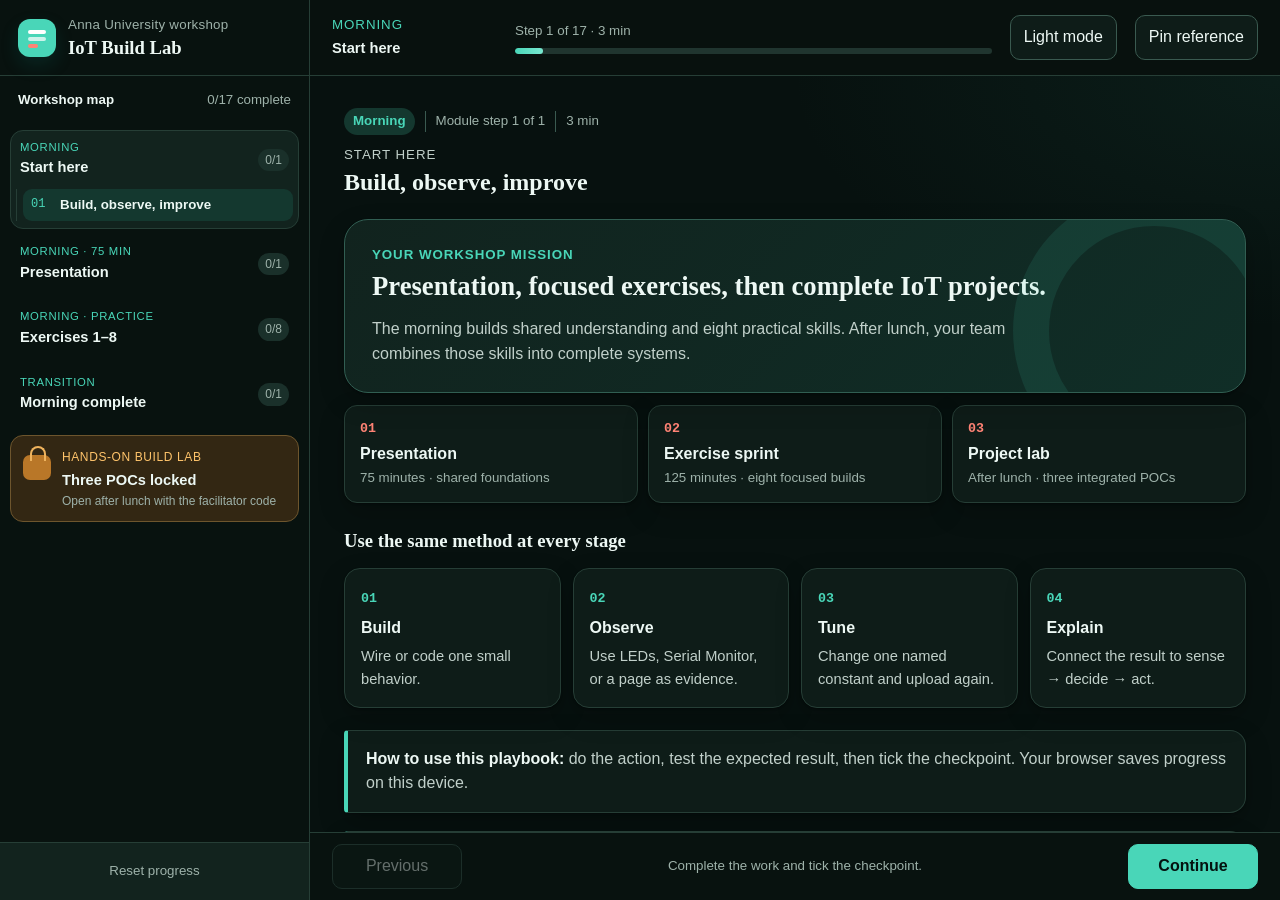
<file: workshop/index.html>
<!DOCTYPE html>
<html lang="en">
<head>
  <meta charset="UTF-8" />
  <meta name="viewport" content="width=device-width, initial-scale=1" />
  <title>IoT Build Lab — Anna University</title>
  <meta name="color-scheme" content="dark light" />
  <script>
    try {
      document.documentElement.dataset.theme = localStorage.getItem("iot-workshop-theme") === "light" ? "light" : "dark";
    } catch {
      document.documentElement.dataset.theme = "dark";
    }
  </script>
  <link rel="stylesheet" href="styles.css" />
</head>
<body>
  <div class="app">
    <aside class="sidebar" id="sidebar">
      <div class="brand">
        <span class="brand-mark" aria-hidden="true"></span>
        <div>
          <p class="brand-kicker">Anna University workshop</p>
          <p class="brand-title">IoT Build Lab</p>
        </div>
        <button type="button" class="icon-btn sidebar-close" id="sidebar-close" aria-label="Close menu">×</button>
      </div>
      <div class="sidebar-heading">
        <span>Workshop map</span>
        <span id="sidebar-progress">0 complete</span>
      </div>
      <nav class="sidebar-nav" id="sidebar-nav" aria-label="Workshop steps"></nav>
      <div class="sidebar-foot">
        <button type="button" class="text-btn" id="reset-progress">Reset progress</button>
      </div>
    </aside>

    <div class="workspace">
      <header class="topbar">
        <button type="button" class="icon-btn menu-btn" id="menu-btn" aria-label="Open modules">☰</button>
        <div class="location-wrap">
          <p id="current-phase">Morning</p>
          <strong id="current-module">Start here</strong>
        </div>
        <div class="progress-wrap">
          <div class="progress-meta">
            <span id="progress-label">Step 1 of 1</span>
          </div>
          <div class="progress-track" aria-hidden="true">
            <div class="progress-fill" id="progress-fill"></div>
          </div>
        </div>
        <button type="button" class="ghost-btn theme-toggle" id="theme-toggle" aria-pressed="false">Light mode</button>
        <button type="button" class="ghost-btn" id="pin-map-btn">Pin reference</button>
      </header>

      <div id="gate-banner" class="gate-banner" hidden role="alert">
        <strong>Stay on this step.</strong>
        <span id="gate-banner-text">Tick the checkpoint below after you finish the work. Next will not move on until you do.</span>
      </div>
      <main class="step-view" id="step-view" aria-live="polite"></main>

      <footer class="step-nav">
        <button type="button" class="nav-btn" id="btn-back">Previous</button>
        <p class="nav-hint" id="nav-hint" aria-live="polite"></p>
        <button type="button" class="nav-btn nav-btn-next" id="btn-next">Continue</button>
      </footer>
    </div>
  </div>

  <div id="pin-drawer" class="drawer" hidden>
    <div class="drawer-card">
      <div class="drawer-head">
        <h2>Quick reference</h2>
        <button type="button" class="icon-btn" id="pin-map-close" aria-label="Close">×</button>
      </div>
      <table class="data-table">
        <thead>
          <tr><th>Item</th><th>Use</th><th>This pass</th></tr>
        </thead>
        <tbody></tbody>
      </table>
      <p class="note"></p>
    </div>
  </div>

  <script src="content.js"></script>
  <script src="app.js"></script>
</body>
</html>
</file>
<file: workshop/styles.css>
:root {
  color-scheme: dark;
  --bg: #07110f;
  --surface: #0e1c18;
  --surface-soft: #12231e;
  --surface-teal: #16352e;
  --line: #263e36;
  --line-strong: #3a5a50;
  --text: #edf8f4;
  --muted: #9eb2aa;
  --accent: #49d6b8;
  --accent-strong: #20ad90;
  --accent-soft: #14382f;
  --coral: #ff8375;
  --coral-soft: #3a211f;
  --warn: #ffc46b;
  --warn-bg: #332713;
  --danger: #ff7887;
  --danger-soft: #381b22;
  --ok: #58da8f;
  --ok-soft: #153426;
  --shadow-sm: 0 1px 2px rgba(0, 0, 0, 0.3), 0 10px 26px rgba(0, 0, 0, 0.22);
  --shadow-lg: 0 28px 80px rgba(0, 0, 0, 0.48);
  --radius-sm: 10px;
  --radius: 16px;
  --radius-lg: 24px;
  --font: Calibri, "Segoe UI", Arial, sans-serif;
  --font-heading: "Times New Roman", Times, serif;
  --mono: Consolas, "Courier New", monospace;
  --fs-body: 12pt;
  --fs-small: 10pt;
  --fs-caption: 11pt;
  --fs-lede: 13pt;
  --fs-h2: 14pt;
  --fs-h1: 18pt;
}

:root[data-theme="light"] {
  color-scheme: light;
  --bg: #f3f7f5;
  --surface: #ffffff;
  --surface-soft: #eaf2ee;
  --surface-teal: #dcefe8;
  --line: #cbded6;
  --line-strong: #9fbbb0;
  --text: #172720;
  --muted: #5e746b;
  --accent: #087f68;
  --accent-strong: #066b58;
  --accent-soft: #d9f1e8;
  --coral: #d95c50;
  --coral-soft: #fae5e2;
  --warn: #9b680f;
  --warn-bg: #fff2d6;
  --danger: #c43f50;
  --danger-soft: #fde5e9;
  --ok: #21864f;
  --ok-soft: #e0f4e7;
  --shadow-sm: 0 1px 2px rgba(29, 63, 50, 0.08), 0 10px 28px rgba(29, 63, 50, 0.09);
  --shadow-lg: 0 28px 80px rgba(29, 63, 50, 0.18);
}

:root[data-theme="light"] .sidebar,
:root[data-theme="light"] .topbar,
:root[data-theme="light"] .step-nav { background: rgba(255, 255, 255, 0.94); }
:root[data-theme="light"] .text-btn:hover,
:root[data-theme="light"] .nav-module summary:hover { background: #e2eee9; }
:root[data-theme="light"] .nav-step:hover { background: #deeee8; }
:root[data-theme="light"] .nav-module summary em { background: #dce9e4; }
:root[data-theme="light"] .progress-track { background: #d7e5df; }
:root[data-theme="light"] .gate-banner,
:root[data-theme="light"] .facilitator { color: var(--warn); }
:root[data-theme="light"] .step-view {
  background: radial-gradient(700px 360px at 100% 0, rgba(39, 112, 94, 0.08), transparent 70%), var(--bg);
}
:root[data-theme="light"] .step-view p,
:root[data-theme="light"] .step-view ul,
:root[data-theme="light"] .step-view ol,
:root[data-theme="light"] .html-slide p,
:root[data-theme="light"] .html-slide li { color: #40564d; }
:root[data-theme="light"] .hero-card,
:root[data-theme="light"] .lab-intro,
:root[data-theme="light"] .unlock-hero { border-color: #a8cec1; background: linear-gradient(135deg, #f7fbf9, #e4f2ed); }
:root[data-theme="light"] .afternoon-hero { border-color: #e4b8b2; background: linear-gradient(135deg, #fff8f6, #f9e7e3); }
:root[data-theme="light"] .finish-hero { border-color: #a8d0b8; background: linear-gradient(135deg, #f7fbf9, var(--ok-soft)); }
:root[data-theme="light"] .presentation-hero { border-color: #b3cedd; background: linear-gradient(135deg, #f7fbfd, #e5f1f6); }
:root[data-theme="light"] .exercise-hero { border-color: #ddc89d; background: linear-gradient(135deg, #fffdf7, #f7edd6); }
:root[data-theme="light"] .experiment-card { border-color: #a8cec1; background: linear-gradient(135deg, #f7fbf9, #e4f2ed); }
:root[data-theme="light"] .data-table th { background: #e4efea; }
:root[data-theme="light"] .checkpoint { border-color: #a8cbbd; background: #f7fbf9; }
:root[data-theme="light"] .checkpoint-mark { border-color: #8fb5a7; background: #fff; }
:root[data-theme="light"] .unlock-hero { border-color: #ddc89d; background: linear-gradient(135deg, #fffdf7, var(--warn-bg)); }
:root[data-theme="light"] .unlock-row input { background: #fff; }
:root[data-theme="light"] .traffic-intro { border-color: #d9c37f; background: linear-gradient(135deg, #fffdf4, #f7edcf); }
:root[data-theme="light"] .tripwire-intro { border-color: #dfb1aa; background: linear-gradient(135deg, #fff8f6, var(--coral-soft)); }
:root[data-theme="light"] .reaction-intro { border-color: #a8cec1; }
:root[data-theme="light"] .circuit-figure img { background: #f4f7fb; filter: none; }
:root[data-theme="light"] .drawer { background: rgba(33, 57, 48, 0.24); }
:root[data-theme="light"] body.sidebar-open::after { background: rgba(33, 57, 48, 0.2); }

* { box-sizing: border-box; }
html, body { margin: 0; height: 100%; overflow: hidden; }
body {
  color: var(--text);
  background: var(--bg);
  font-family: var(--font);
  font-size: var(--fs-body);
  line-height: 1.55;
  -webkit-font-smoothing: antialiased;
}
button, input { font: inherit; }
button, a { -webkit-tap-highlight-color: transparent; }
button:focus-visible, a:focus-visible, input:focus-visible, summary:focus-visible {
  outline: 3px solid rgba(73, 214, 184, 0.28);
  outline-offset: 2px;
}
code { font-family: var(--mono); font-size: 0.9em; color: var(--accent); }
strong { color: var(--text); }
[hidden] { display: none !important; }

.app {
  display: grid;
  grid-template-columns: 310px minmax(0, 1fr);
  width: 100%;
  height: 100dvh;
  min-height: 100%;
}

.sidebar {
  position: relative;
  z-index: 20;
  display: flex;
  flex-direction: column;
  min-height: 0;
  background: rgba(9, 18, 15, 0.96);
  border-right: 1px solid var(--line);
}
.brand {
  display: flex;
  align-items: center;
  gap: 12px;
  min-height: 76px;
  padding: 15px 18px;
  border-bottom: 1px solid var(--line);
}
.brand-mark {
  position: relative;
  flex: 0 0 auto;
  width: 38px;
  height: 38px;
  border-radius: 12px;
  background: var(--accent);
  box-shadow: 0 8px 18px rgba(10, 117, 104, 0.2);
}
.brand-mark::before,
.brand-mark::after {
  content: "";
  position: absolute;
  left: 10px;
  width: 18px;
  height: 4px;
  border-radius: 99px;
  background: #fff;
}
.brand-mark::before { top: 11px; box-shadow: 0 7px 0 rgba(255, 255, 255, 0.72); }
.brand-mark::after { top: 25px; width: 10px; background: var(--coral); }
.brand-kicker,
.brand-title { margin: 0; }
.brand-kicker {
  color: var(--muted);
  font-size: var(--fs-small);
  letter-spacing: 0.02em;
}
.brand-title {
  margin-top: 1px;
  font-family: var(--font-heading);
  font-size: var(--fs-h2);
  font-weight: 700;
  line-height: 1.2;
}
.sidebar-close { display: none; margin-left: auto; }
.sidebar-heading {
  display: flex;
  align-items: center;
  justify-content: space-between;
  padding: 14px 18px 8px;
  color: var(--muted);
  font-size: var(--fs-small);
}
.sidebar-heading span:first-child { font-weight: 700; color: var(--text); }
.sidebar-nav {
  flex: 1;
  min-height: 0;
  overflow: auto;
  padding: 6px 10px 18px;
  scrollbar-width: thin;
}
.sidebar-foot {
  display: flex;
  gap: 4px;
  padding: 10px 12px;
  border-top: 1px solid var(--line);
  background: var(--surface-soft);
}
.text-btn {
  flex: 1;
  border: 0;
  border-radius: 9px;
  padding: 8px;
  color: var(--muted);
  background: transparent;
  cursor: pointer;
  font-size: var(--fs-small);
}
.text-btn:hover { color: var(--text); background: #172d27; }

.nav-module {
  margin: 5px 0;
  border: 1px solid transparent;
  border-radius: 13px;
  overflow: hidden;
}
.nav-module.current { background: var(--surface-soft); border-color: var(--line); }
.nav-module.complete > summary em { color: var(--ok); background: var(--ok-soft); }
.nav-module summary {
  display: flex;
  align-items: center;
  justify-content: space-between;
  gap: 10px;
  padding: 10px 9px;
  border-radius: 11px;
  cursor: pointer;
  list-style: none;
}
.nav-module summary::-webkit-details-marker { display: none; }
.nav-module summary:hover { background: #172d27; }
.nav-module summary > span { min-width: 0; display: grid; }
.nav-module summary small {
  color: var(--accent);
  font-size: 8.5pt;
  line-height: 1.2;
  letter-spacing: 0.06em;
  text-transform: uppercase;
}
.nav-module summary strong {
  overflow: hidden;
  margin-top: 2px;
  font-size: var(--fs-caption);
  text-overflow: ellipsis;
  white-space: nowrap;
}
.nav-module summary em {
  flex: 0 0 auto;
  padding: 2px 7px;
  border-radius: 99px;
  color: var(--muted);
  background: #1a302a;
  font-size: 9pt;
  font-style: normal;
}
.module-steps { padding: 0 5px 7px 12px; }
.exercise-group .module-steps { padding-left: 8px; }
.nav-submodule-label {
  display: flex;
  align-items: center;
  justify-content: space-between;
  gap: 8px;
  margin: 8px 6px 3px;
  padding: 9px 4px 3px;
  border-top: 1px solid var(--line);
  color: var(--muted);
  font-size: 9pt;
}
.nav-submodule-label:first-child { margin-top: 0; border-top: 0; }
.nav-submodule-label strong { overflow: hidden; color: inherit; text-overflow: ellipsis; white-space: nowrap; }
.nav-submodule-label span { flex: 0 0 auto; font-family: var(--mono); font-size: 8.5pt; }
.nav-submodule-label.active { color: var(--accent); }
.nav-step {
  position: relative;
  display: flex;
  align-items: flex-start;
  gap: 9px;
  width: 100%;
  border: 0;
  border-radius: 9px;
  padding: 7px 8px;
  color: var(--muted);
  background: transparent;
  text-align: left;
  cursor: pointer;
  font-size: var(--fs-small);
  line-height: 1.35;
}
.nav-step::before {
  content: "";
  position: absolute;
  left: -7px;
  top: 0;
  bottom: 0;
  width: 1px;
  background: var(--line);
}
.nav-step:hover { color: var(--text); background: #17322a; }
.nav-step.active { color: var(--text); background: var(--accent-soft); font-weight: 700; }
.nav-step.done { color: var(--ok); }
.nav-step.unavailable { opacity: 0.56; }
.nav-idx {
  min-width: 20px;
  color: var(--accent);
  font-family: var(--mono);
  font-size: 9pt;
  font-weight: 400;
}
.afternoon-lock {
  display: flex;
  gap: 11px;
  width: 100%;
  margin: 10px 0;
  border: 1px solid #6d552d;
  border-radius: 13px;
  padding: 12px;
  color: var(--text);
  background: var(--warn-bg);
  text-align: left;
  cursor: pointer;
}
.afternoon-lock:hover { border-color: #d9a64f; transform: translateY(-1px); }
.afternoon-lock > span:last-child { display: grid; }
.afternoon-lock small { color: var(--warn); font-size: 9pt; text-transform: uppercase; letter-spacing: 0.05em; }
.afternoon-lock strong { margin: 2px 0; font-size: var(--fs-caption); }
.afternoon-lock em { color: var(--muted); font-size: 9pt; font-style: normal; line-height: 1.35; }
.lock-icon {
  position: relative;
  flex: 0 0 auto;
  width: 28px;
  height: 25px;
  margin-top: 7px;
  border-radius: 7px;
  background: #b97728;
}
.lock-icon::before {
  content: "";
  position: absolute;
  left: 7px;
  top: -9px;
  width: 12px;
  height: 13px;
  border: 2px solid #efb35d;
  border-bottom: 0;
  border-radius: 8px 8px 0 0;
}

.workspace { display: flex; flex-direction: column; min-width: 0; min-height: 0; }
.topbar {
  position: relative;
  z-index: 10;
  display: flex;
  align-items: center;
  gap: 18px;
  min-height: 76px;
  padding: 12px 22px;
  border-bottom: 1px solid var(--line);
  background: rgba(9, 18, 15, 0.92);
  backdrop-filter: blur(12px);
}
.menu-btn { display: none; }
.location-wrap { width: 165px; min-width: 0; }
.location-wrap p,
.location-wrap strong { display: block; overflow: hidden; margin: 0; text-overflow: ellipsis; white-space: nowrap; }
.location-wrap p { color: var(--accent); font-size: var(--fs-small); text-transform: uppercase; letter-spacing: 0.07em; }
.location-wrap strong { margin-top: 2px; font-size: var(--fs-caption); }
.progress-wrap { flex: 1; min-width: 120px; max-width: 600px; }
.progress-meta { display: flex; gap: 10px; margin-bottom: 6px; color: var(--muted); font-size: var(--fs-small); }
.progress-track { height: 6px; overflow: hidden; border-radius: 99px; background: #20352f; }
.progress-fill { height: 100%; width: 0; border-radius: inherit; background: linear-gradient(90deg, var(--accent), #79e8d0); transition: width 0.3s ease; }
.theme-toggle { min-width: 98px; white-space: nowrap; }
.ghost-btn,
.nav-btn,
.copy-btn,
.nav-btn-next,
.icon-btn {
  border: 1px solid var(--line-strong);
  border-radius: 10px;
  padding: 9px 13px;
  color: var(--text);
  background: var(--surface);
  cursor: pointer;
  text-decoration: none;
  transition: border-color 0.15s, background 0.15s, transform 0.15s;
}
.ghost-btn:hover,
.nav-btn:hover,
.icon-btn:hover { border-color: #54cdb3; background: var(--surface-teal); }
.nav-btn-next,
.copy-btn {
  border-color: var(--accent);
  color: #04120f;
  background: var(--accent);
  font-weight: 700;
}
.nav-btn-next:hover,
.copy-btn:hover { border-color: var(--accent-strong); background: var(--accent-strong); transform: translateY(-1px); }
.icon-btn { display: inline-grid; width: 38px; height: 38px; place-items: center; padding: 0; }
.icon-btn.menu-btn,
.icon-btn.sidebar-close { display: none; }

.gate-banner {
  flex: 0 0 auto;
  margin: 14px 22px 0;
  border: 1px solid #6f562d;
  border-radius: 12px;
  padding: 11px 14px;
  color: #ffdda3;
  background: var(--warn-bg);
  box-shadow: var(--shadow-sm);
}
.gate-banner strong { margin-right: 6px; }
.step-view {
  flex: 1;
  min-height: 0;
  overflow: auto;
  background:
    radial-gradient(700px 360px at 100% 0, rgba(39, 112, 94, 0.13), transparent 70%),
    var(--bg);
}
.step-inner { width: min(980px, 100%); margin: 0 auto; padding: 32px 34px 52px; }
.step-meta { display: flex; align-items: center; gap: 10px; margin-bottom: 10px; color: var(--muted); font-size: var(--fs-small); }
.step-meta span + span { padding-left: 10px; border-left: 1px solid var(--line-strong); }
.phase-chip { border: 0 !important; border-radius: 99px; padding: 3px 9px !important; color: var(--accent); background: var(--accent-soft); font-weight: 700; }
.phase-chip.afternoon { color: #ff9b8f; background: var(--coral-soft); }
.step-kicker { margin: 0 0 3px; color: var(--accent); font-size: var(--fs-small); letter-spacing: 0.07em; text-transform: uppercase; }
.step-view h1,
.drawer h2,
.hero-card h2,
.lab-intro h2,
.unlock-hero h2 { font-family: var(--font-heading); }
.step-view h1 { margin: 0 0 22px; font-size: var(--fs-h1); line-height: 1.2; }
.step-view h2 { margin: 0 0 8px; font-family: var(--font-heading); font-size: var(--fs-h2); line-height: 1.25; }
.step-view h3 { margin: 0 0 6px; font-size: var(--fs-body); line-height: 1.3; }
.step-view p { color: #c1d0ca; }
.step-view ul,
.step-view ol { color: #c1d0ca; }
.lede { margin-top: 0; color: var(--muted) !important; font-size: var(--fs-lede); }
.note { color: var(--muted); font-size: var(--fs-caption); }
.section-label,
.hero-label,
.concept-label,
.experiment-label {
  margin: 0 0 5px !important;
  color: var(--accent) !important;
  font-size: var(--fs-small);
  font-weight: 700;
  letter-spacing: 0.07em;
  text-transform: uppercase;
}

.hero-card,
.lab-intro,
.unlock-hero {
  position: relative;
  overflow: hidden;
  margin-bottom: 20px;
  border: 1px solid #315e52;
  border-radius: var(--radius-lg);
  padding: 25px 27px;
  background: linear-gradient(135deg, #11231e 0%, #102e27 100%);
  box-shadow: var(--shadow-sm);
}
.hero-card::after,
.unlock-hero::after {
  content: "";
  position: absolute;
  right: -50px;
  bottom: -80px;
  width: 210px;
  height: 210px;
  border: 36px solid rgba(73, 214, 184, 0.1);
  border-radius: 50%;
}
.hero-card h2,
.lab-intro h2,
.unlock-hero h2 { max-width: 680px; margin: 0 0 8px; font-size: 20pt; line-height: 1.15; }
.hero-card p:last-child,
.lab-intro p:last-child,
.unlock-hero > p { max-width: 680px; margin-bottom: 0; }
.afternoon-hero { border-color: #633832; background: linear-gradient(135deg, #1d1715 0%, #34201d 100%); }
.finish-hero { border-color: #2e6244; background: linear-gradient(135deg, #101e19 0%, var(--ok-soft) 100%); }

.day-plan {
  display: grid;
  grid-template-columns: repeat(3, minmax(0, 1fr));
  gap: 10px;
  margin: -8px 0 24px;
}
.day-plan article { display: grid; gap: 2px; border: 1px solid var(--line); border-radius: 13px; padding: 13px 15px; background: var(--surface); box-shadow: var(--shadow-sm); }
.day-plan span { color: var(--coral); font-family: var(--mono); font-size: var(--fs-small); font-weight: 700; }
.day-plan small { color: var(--muted); }
.section-heading { margin-top: 26px !important; }
.presentation-hero { border-color: #315064; background: linear-gradient(135deg, #101d24 0%, #142b36 100%); }
.exercise-hero { border-color: #68522d; background: linear-gradient(135deg, #211b12 0%, #322714 100%); }
.presentation-actions { display: flex; flex-wrap: wrap; gap: 4px; margin-bottom: 16px; }
.exercise-badge { display: inline-flex; margin: 0 0 12px; border-radius: 99px; padding: 5px 10px; color: var(--accent-strong); background: var(--accent-soft); font-size: var(--fs-small); font-weight: 700; letter-spacing: 0.04em; text-transform: uppercase; }

.journey-grid,
.concept-grid,
.lab-grid,
.challenge-grid { display: grid; gap: 12px; margin: 16px 0 22px; }
.journey-grid { grid-template-columns: repeat(4, 1fr); }
.concept-grid { grid-template-columns: repeat(2, minmax(0, 1fr)); }
.concept-grid.three { grid-template-columns: repeat(3, minmax(0, 1fr)); }
.lab-grid,
.challenge-grid { grid-template-columns: repeat(3, minmax(0, 1fr)); }
.journey-grid article,
.concept-grid article,
.lab-card,
.challenge-grid article {
  border: 1px solid var(--line);
  border-radius: var(--radius);
  padding: 16px;
  background: var(--surface);
  box-shadow: var(--shadow-sm);
}
.journey-grid article > span,
.lab-card > span,
.challenge-grid article > span {
  color: var(--accent);
  font-family: var(--mono);
  font-size: var(--fs-small);
  font-weight: 700;
}
.journey-grid h3,
.lab-card h3,
.challenge-grid h3 { margin-top: 8px; }
.journey-grid p,
.concept-grid p,
.lab-card p,
.challenge-grid p { margin: 6px 0 0; font-size: var(--fs-caption); }
.lab-card { border-top-width: 4px; }
.traffic-card { border-top-color: #e4b43f; }
.tripwire-card { border-top-color: var(--coral); }
.reaction-card { border-top-color: var(--accent); }
.lab-card small { display: block; margin-top: 14px; color: var(--muted); }
.reflection-grid { grid-template-columns: repeat(3, 1fr); }

.flow-strip {
  display: grid;
  grid-template-columns: 1fr auto 1fr auto 1fr;
  align-items: center;
  gap: 12px;
  margin: 18px 0;
}
.flow-strip > div { min-height: 120px; border: 1px solid var(--line); border-radius: var(--radius); padding: 18px; background: var(--surface); box-shadow: var(--shadow-sm); }
.flow-strip > div span { display: block; color: var(--accent); font-size: var(--fs-small); font-weight: 700; text-transform: uppercase; }
.flow-strip > div strong,
.flow-strip > div small { display: block; }
.flow-strip > div strong { margin: 9px 0 4px; }
.flow-strip > div small { color: var(--muted); }
.flow-strip > b { color: var(--coral); font-size: 18pt; }
.flow-strip.compact > div { min-height: 100px; }

.callout,
.evidence-box,
.experiment-card,
.quiz,
.checkpoint,
.reaction-simulator,
.threshold-tool,
.accordion {
  margin: 18px 0;
  border: 1px solid var(--line);
  border-radius: var(--radius);
  padding: 16px 18px;
  background: var(--surface);
  box-shadow: var(--shadow-sm);
}
.callout { border-left: 4px solid var(--accent); border-radius: 4px var(--radius) var(--radius) 4px; }
.callout.warn { border-left-color: var(--warn); background: var(--warn-bg); }
.callout.danger { border-left-color: var(--danger); background: var(--danger-soft); }
.callout.ok { border-left-color: var(--ok); background: var(--ok-soft); }
.callout p,
.evidence-box p,
.experiment-card p { margin: 0; }
.evidence-box { position: relative; padding-left: 54px; border-color: #2f6648; background: var(--ok-soft); }
.evidence-box::before {
  content: "";
  position: absolute;
  left: 18px;
  top: 19px;
  width: 20px;
  height: 12px;
  border-left: 3px solid var(--ok);
  border-bottom: 3px solid var(--ok);
  transform: rotate(-45deg);
}
.evidence-box strong { display: block; margin-bottom: 3px; }
.experiment-card { border-color: #315d52; background: linear-gradient(135deg, #10211c, #133129); }
.experiment-card ol { margin-bottom: 0; padding-left: 20px; }
.experiment-card li { margin: 5px 0; }

.action-list { margin: 16px 0; padding: 0; list-style: none; counter-reset: action; }
.action-list li { position: relative; display: grid; grid-template-columns: 125px 1fr; gap: 12px; min-height: 50px; padding: 11px 12px 11px 48px; border-bottom: 1px solid var(--line); counter-increment: action; }
.action-list li::before { content: counter(action); position: absolute; left: 8px; top: 10px; display: grid; width: 27px; height: 27px; place-items: center; border-radius: 50%; color: var(--accent); background: var(--accent-soft); font-family: var(--mono); font-size: 9pt; font-weight: 700; }
.action-list li span { color: var(--muted); }
.steps-ol:not(.action-list) { padding-left: 22px; }
.steps-ol:not(.action-list) li { margin: 7px 0; }

.circuit-figure { overflow: hidden; margin: 16px 0 20px; border: 1px solid var(--line); border-radius: var(--radius); background: var(--surface); box-shadow: var(--shadow-sm); }
.circuit-figure img { display: block; width: 100%; height: auto; aspect-ratio: 8 / 5; object-fit: contain; background: #d8e0dd; filter: brightness(0.82) contrast(1.08); }
.circuit-figure figcaption { display: flex; align-items: center; justify-content: space-between; gap: 12px; padding: 10px 13px; border-top: 1px solid var(--line); color: var(--muted); font-size: var(--fs-caption); }
.circuit-figure figcaption span { font-weight: 700; color: var(--text); }
.circuit-figure figcaption a { color: var(--accent); font-weight: 700; text-decoration: none; }
.circuit-figure figcaption a:hover { text-decoration: underline; }

.data-table { width: 100%; margin: 14px 0 20px; border-collapse: separate; border-spacing: 0; overflow: hidden; border: 1px solid var(--line); border-radius: 12px; background: var(--surface); font-size: var(--fs-caption); }
.data-table th,
.data-table td { padding: 10px 12px; border-bottom: 1px solid var(--line); text-align: left; vertical-align: top; }
.data-table th { color: var(--muted); background: #162923; font-size: var(--fs-small); text-transform: uppercase; letter-spacing: 0.04em; }
.data-table tr:last-child td { border-bottom: 0; }
.data-table th + th,
.data-table td + td { border-left: 1px solid var(--line); }
.wire-dot { display: inline-block; width: 10px; height: 10px; margin-right: 7px; border-radius: 50%; }
.red-dot { background: #e34d5c; }
.yellow-dot { background: #e7b434; }
.green-dot { background: #2aa56a; }

.download-link { display: inline-flex; align-items: center; gap: 14px; margin: 4px 8px 8px 0; border: 1px solid #3c675c; border-radius: 10px; padding: 9px 12px; color: var(--accent-strong); background: var(--surface); font-size: var(--fs-caption); font-weight: 700; text-decoration: none; }
.download-link span { font-size: 15pt; line-height: 1; }
.download-link:hover { border-color: var(--accent); background: var(--accent-soft); }
.download-link.primary-link { border-color: var(--accent); color: #04120f; background: var(--accent); }
.download-link.primary-link:hover { border-color: var(--accent-strong); background: var(--accent-strong); }
.code-block { margin: 16px 0 22px; overflow: hidden; border: 1px solid var(--line-strong); border-radius: var(--radius); background: #091411; box-shadow: var(--shadow-sm); }
.code-block header { display: flex; align-items: center; justify-content: space-between; gap: 12px; min-height: 44px; padding: 7px 8px 7px 14px; border-bottom: 1px solid var(--line); color: var(--muted); background: #172d27; font-family: var(--mono); font-size: var(--fs-small); }
.code-block pre { max-height: 430px; margin: 0; overflow: auto; padding: 16px 18px 20px; color: #d7e8e1; background: #091411; font-family: var(--mono); font-size: var(--fs-caption); line-height: 1.55; tab-size: 2; }
.copy-btn { padding: 7px 11px; font-family: var(--font); font-size: var(--fs-small); }

.quiz { border-color: #315d52; }
.quiz .section-label { margin-bottom: 6px !important; }
.choice-row { display: flex; flex-wrap: wrap; gap: 8px; margin-top: 12px; }
.choice-row button { border: 1px solid var(--line-strong); border-radius: 9px; padding: 9px 14px; color: var(--text); background: var(--surface); cursor: pointer; }
.choice-row button:hover { border-color: var(--accent); background: var(--accent-soft); }
.choice-row button.correct { border-color: var(--ok); color: var(--ok); background: var(--ok-soft); }
.choice-row button.wrong { border-color: var(--danger); color: var(--danger); background: var(--danger-soft); }
.quiz-feedback { margin: 12px 0 0; color: var(--accent-strong) !important; }
.checkpoint { display: grid; grid-template-columns: 34px 1fr; gap: 12px; margin-top: 30px; border-color: #31574d; background: #101f1b; }
.checkpoint.is-complete { border-color: #367453; background: var(--ok-soft); }
.checkpoint-mark { position: relative; width: 30px; height: 30px; border: 2px solid #4f776c; border-radius: 50%; background: #0b1714; }
.checkpoint.is-complete .checkpoint-mark { border-color: var(--ok); background: var(--ok); }
.checkpoint.is-complete .checkpoint-mark::after { content: ""; position: absolute; left: 8px; top: 6px; width: 9px; height: 5px; border-left: 2px solid #fff; border-bottom: 2px solid #fff; transform: rotate(-45deg); }
.checkpoint h3 { margin-bottom: 10px; }
.checkpoint label { display: flex; align-items: flex-start; gap: 9px; cursor: pointer; }
.checkpoint input { width: 18px; height: 18px; margin-top: 2px; accent-color: var(--ok); }
.checkpoint.needs-attention,
.quiz.needs-attention { border-color: #9c722f; background: var(--warn-bg); animation: nudge 0.32s ease; }
@keyframes nudge { 0%, 100% { transform: translateX(0); } 35% { transform: translateX(-5px); } 70% { transform: translateX(5px); } }

.unlock-hero { border-color: #6d552f; background: linear-gradient(135deg, #201a10, var(--warn-bg)); }
.unlock-row { display: flex; gap: 9px; margin-top: 18px; }
.unlock-row input { width: min(320px, 100%); border: 1px solid var(--line-strong); border-radius: 10px; padding: 10px 12px; color: var(--text); background: #0a1713; }
.unlock-feedback { min-height: 1.3em; margin: 8px 0 0 !important; font-size: var(--fs-caption); }
.unlock-feedback.error,
.th-result.error { color: var(--danger) !important; }
.threshold-tool h3 { margin-bottom: 12px; }
.input-pair { display: grid; grid-template-columns: 1fr 1fr; gap: 12px; }
.threshold-tool label { color: var(--muted); font-size: var(--fs-caption); }
.threshold-tool input { width: 100%; margin-top: 5px; border: 1px solid var(--line-strong); border-radius: 9px; padding: 10px 11px; color: var(--text); background: var(--surface); }
.th-result { margin: 14px 0 0; color: var(--accent-strong) !important; font-family: var(--mono); font-size: var(--fs-caption); }

.lab-intro { display: grid; grid-template-columns: 1fr auto; align-items: center; gap: 24px; }
.traffic-intro { border-color: #655329; background: linear-gradient(135deg, #211d12, #302713); }
.tripwire-intro { border-color: #673b35; background: linear-gradient(135deg, #211614, var(--coral-soft)); }
.reaction-intro { border-color: #315d52; }
.signal-illustration { display: grid; gap: 8px; border-radius: 22px; padding: 15px; background: #20302a; box-shadow: 0 12px 28px rgba(23, 35, 31, 0.18); }
.signal-illustration i { display: block; width: 43px; height: 43px; border: 5px solid #354740; border-radius: 50%; }
.signal-illustration i:nth-child(1) { background: #ed5260; box-shadow: 0 0 18px rgba(237, 82, 96, 0.5); }
.signal-illustration i:nth-child(2) { background: #efbb36; }
.signal-illustration i:nth-child(3) { background: #36b875; }
.beam-illustration { display: flex; align-items: center; width: 220px; }
.beam-illustration i,
.beam-illustration b { flex: 0 0 auto; display: block; width: 42px; height: 52px; border-radius: 9px; }
.beam-illustration i { background: var(--danger); }
.beam-illustration b { background: #54756a; }
.beam-illustration span { flex: 1; height: 4px; background: #f04455; box-shadow: 0 0 12px rgba(240, 68, 85, 0.65); }
.reaction-number { min-width: 145px; color: var(--accent); font-family: var(--mono); font-size: 34pt; font-weight: 700; text-align: center; }
.reaction-number small { display: block; margin-top: -10px; color: var(--muted); font-size: var(--fs-caption); font-weight: 400; }

.reaction-simulator { max-width: 600px; padding: 22px; text-align: center; transition: border-color 0.2s, background 0.2s; }
.reaction-lights { display: flex; justify-content: center; gap: 12px; margin-bottom: 18px; }
.reaction-lights i { width: 48px; height: 48px; border: 6px solid #345248; border-radius: 50%; background: #15241f; transition: 0.12s; }
.reaction-lights i:nth-child(1).on { border-color: #e9bdb7; background: var(--coral); box-shadow: 0 0 22px rgba(238, 105, 91, 0.45); }
.reaction-lights i:nth-child(2).on { border-color: #ecdcae; background: #e8b63e; box-shadow: 0 0 22px rgba(232, 182, 62, 0.45); }
.reaction-lights i:nth-child(3).on { border-color: #b5dace; background: #2daa7b; box-shadow: 0 0 22px rgba(45, 170, 123, 0.45); }
.reaction-lights i:nth-child(4).on { border-color: #b9cdf3; background: #4d7fd2; box-shadow: 0 0 22px rgba(77, 127, 210, 0.45); }
.reaction-status { margin: 0; color: var(--muted) !important; font-size: var(--fs-caption); font-weight: 700; letter-spacing: 0.05em; text-transform: uppercase; }
.reaction-result { margin: 5px 0 18px; color: var(--text) !important; font-family: var(--mono); font-size: 20pt; font-weight: 700; }
.reaction-actions { display: flex; flex-wrap: wrap; justify-content: center; gap: 8px; }
.reaction-simulator.waiting { border-color: #dfbf86; background: var(--warn-bg); }
.reaction-simulator.go { border-color: var(--ok); background: var(--ok-soft); }
.reaction-simulator.false-start { border-color: var(--danger); background: var(--danger-soft); }
.reaction-simulator.result { border-color: var(--accent); background: var(--accent-soft); }
.reaction-actions button:disabled { opacity: 0.42; cursor: not-allowed; transform: none; }

.accordion { padding: 5px 18px; }
.accordion details { border-bottom: 1px solid var(--line); padding: 13px 0; }
.accordion details:last-child { border-bottom: 0; }
.accordion summary { color: var(--text); cursor: pointer; font-weight: 700; }
.accordion details p { margin: 8px 0 2px; }
.facilitator { margin-top: 22px; border: 1px solid #70572e; border-radius: var(--radius); padding: 14px 16px; color: #ffdda3; background: var(--warn-bg); }
.facilitator p { margin: 4px 0 0; }
body:not(.facilitator-on) .facilitator { display: none; }

.step-nav {
  flex: 0 0 68px;
  display: grid;
  grid-template-columns: 130px 1fr 130px;
  align-items: center;
  gap: 14px;
  height: 68px;
  padding: 11px 22px;
  border-top: 1px solid var(--line);
  background: rgba(9, 18, 15, 0.96);
}
.nav-hint { overflow: hidden; margin: 0; color: var(--muted); font-size: var(--fs-small); text-align: center; text-overflow: ellipsis; white-space: nowrap; }
.nav-btn:disabled { opacity: 0.4; cursor: not-allowed; }

.drawer {
  position: fixed;
  inset: 0;
  z-index: 50;
  display: grid;
  place-items: center;
  padding: 22px;
  background: rgba(15, 35, 29, 0.44);
  backdrop-filter: blur(7px);
}
.drawer-card { width: min(860px, 100%); max-height: calc(100dvh - 44px); overflow: auto; border: 1px solid var(--line); border-radius: var(--radius-lg); padding: 28px; background: var(--surface); box-shadow: var(--shadow-lg); }
.drawer-head { display: flex; align-items: center; justify-content: space-between; gap: 16px; }
.drawer-head h2 { margin: 0; }
.drawer-card { width: min(760px, 100%); }

@media (max-width: 1080px) {
  .app { grid-template-columns: 280px minmax(0, 1fr); }
  .location-wrap { display: none; }
  .journey-grid { grid-template-columns: repeat(2, 1fr); }
}

@media (max-width: 860px) {
  .app { grid-template-columns: 1fr; }
  .sidebar { position: fixed; inset: 0 auto 0 0; width: min(330px, 88vw); transform: translateX(-105%); transition: transform 0.22s ease; box-shadow: var(--shadow-lg); }
  .sidebar.open { transform: none; }
  .icon-btn.sidebar-close,
  .icon-btn.menu-btn { display: inline-grid; }
  body.sidebar-open::after { content: ""; position: fixed; inset: 0; z-index: 15; background: rgba(15, 35, 29, 0.35); }
  .topbar { gap: 10px; padding: 11px 14px; }
  .step-inner { padding: 26px 22px 44px; }
  .lab-grid,
  .challenge-grid,
  .concept-grid.three { grid-template-columns: 1fr; }
}

@media (max-width: 650px) {
  .topbar { gap: 8px; }
  .progress-wrap { min-width: 0; }
  #pin-map-btn { flex: 0 0 46px; width: 46px; overflow: hidden; padding: 8px 4px; font-size: 0; }
  #pin-map-btn::after { content: "Pins"; font-size: var(--fs-small); }
  .theme-toggle { min-width: 76px; padding-inline: 7px; font-size: var(--fs-small); }
  .progress-meta { font-size: 9pt; }
  .step-meta { flex-wrap: wrap; }
  .step-inner { padding: 22px 16px 36px; }
  .hero-card,
  .lab-intro,
  .unlock-hero { padding: 20px; }
  .hero-card h2,
  .lab-intro h2,
  .unlock-hero h2 { font-size: 18pt; }
  .day-plan,
  .journey-grid,
  .concept-grid,
  .reflection-grid { grid-template-columns: 1fr; }
  .circuit-figure figcaption { align-items: flex-start; flex-direction: column; }
  .flow-strip { grid-template-columns: 1fr; }
  .flow-strip > b { transform: rotate(90deg); text-align: center; }
  .flow-strip > div { min-height: 0; }
  .lab-intro { grid-template-columns: 1fr; }
  .signal-illustration { grid-template-columns: repeat(3, 1fr); justify-self: start; }
  .beam-illustration { width: 100%; max-width: 260px; }
  .reaction-number { text-align: left; }
  .input-pair { grid-template-columns: 1fr; }
  .action-list li { grid-template-columns: 1fr; gap: 2px; }
  .unlock-row { flex-direction: column; align-items: stretch; }
  .step-nav { grid-template-columns: 1fr 1fr; height: 64px; padding: 10px 14px; }
  .nav-hint { display: none; }
  .data-table { display: block; overflow-x: auto; white-space: normal; }
  .drawer-card { padding: 21px; }
}

@media (max-width: 430px) {
  .topbar .ghost-btn { padding: 8px 10px; font-size: var(--fs-small); }
  .step-meta span:last-child { display: none; }
  .reaction-actions { flex-direction: column; }
}
</file>
